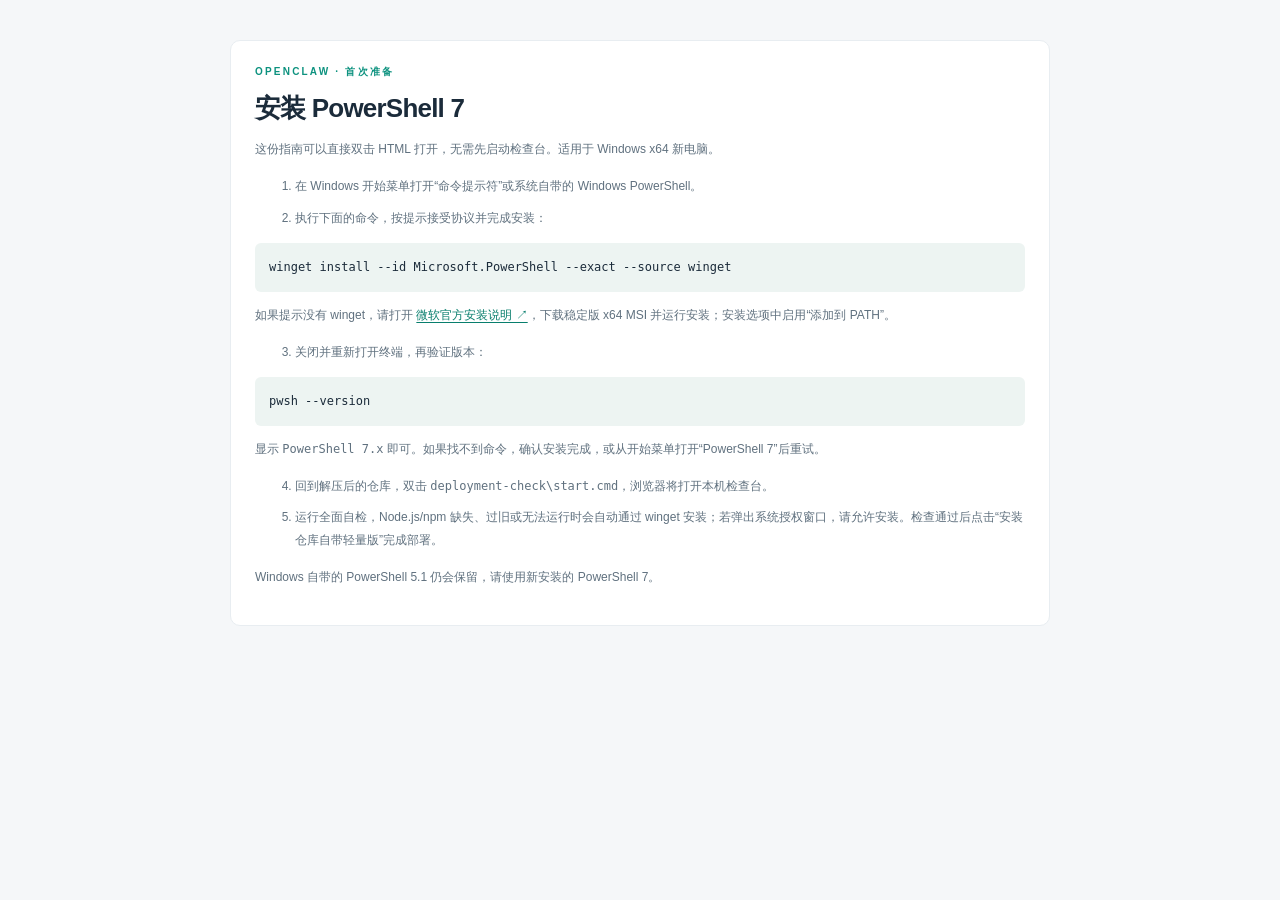
<file: deployment-check/public/powershell7.html>
<!doctype html>
<html lang="zh-CN">
<head>
  <meta charset="utf-8">
  <meta name="viewport" content="width=device-width, initial-scale=1">
  <title>PowerShell 7 安装指南 · OpenClaw</title>
  <link rel="stylesheet" href="style.css">
</head>
<body class="standalone-guide">
  <main>
    <section class="prerequisite-card" aria-label="PowerShell 7 安装指南">
      <div class="eyebrow">OPENCLAW · 首次准备</div>
      <h1>安装 PowerShell 7</h1>
      <p>这份指南可以直接双击 HTML 打开，无需先启动检查台。适用于 Windows x64 新电脑。</p>
      <ol>
        <li>在 Windows 开始菜单打开“命令提示符”或系统自带的 Windows PowerShell。</li>
        <li>执行下面的命令，按提示接受协议并完成安装：</li>
      </ol>
      <pre><code>winget install --id Microsoft.PowerShell --exact --source winget</code></pre>
      <p>如果提示没有 winget，请打开 <a href="https://learn.microsoft.com/zh-cn/powershell/scripting/install/installing-powershell-on-windows" target="_blank" rel="noopener noreferrer">微软官方安装说明 ↗</a>，下载稳定版 x64 MSI 并运行安装；安装选项中启用“添加到 PATH”。</p>
      <ol start="3">
        <li>关闭并重新打开终端，再验证版本：</li>
      </ol>
      <pre><code>pwsh --version</code></pre>
      <p>显示 <code>PowerShell 7.x</code> 即可。如果找不到命令，确认安装完成，或从开始菜单打开“PowerShell 7”后重试。</p>
      <ol start="4">
        <li>回到解压后的仓库，双击 <code>deployment-check\start.cmd</code>，浏览器将打开本机检查台。</li>
        <li>运行全面自检，Node.js/npm 缺失、过旧或无法运行时会自动通过 winget 安装；若弹出系统授权窗口，请允许安装。检查通过后点击“安装仓库自带轻量版”完成部署。</li>
      </ol>
      <p>Windows 自带的 PowerShell 5.1 仍会保留，请使用新安装的 PowerShell 7。</p>
    </section>
  </main>
</body>
</html>
</file>
<file: deployment-check/public/style.css>
:root{--bg:#f5f7f9;--ink:#1b2b3a;--muted:#7a8796;--line:#e8edf1;--green:#0d927f;--green-bg:#e8f6f1;--red:#d64f51;--red-bg:#fff0ef;--amber:#ba8b29;--amber-bg:#fff7e5;--nav:#142631}*{box-sizing:border-box}html{scroll-behavior:smooth;scroll-padding-top:28px}body{margin:0;font-family:Inter,"Segoe UI","Microsoft YaHei",sans-serif;color:var(--ink);background:var(--bg);font-size:14px}button,input{font:inherit}button,a,input{ -webkit-tap-highlight-color:transparent}button{cursor:pointer}button:disabled{cursor:default;opacity:.45}a{color:inherit;text-decoration:none}button:focus-visible,a:focus-visible,input:focus-visible,summary:focus-visible{outline:3px solid #79c9bc;outline-offset:3px}.sidebar{position:fixed;inset:0 auto 0 0;width:232px;background:var(--nav);color:#a6b5bf;padding:33px 20px;display:flex;flex-direction:column}.brand{display:flex;gap:12px;align-items:center;color:#fff;padding:0 10px;font-weight:650;font-size:20px;letter-spacing:-.5px}.brand small{display:block;font-size:11px;font-weight:400;color:#899fae;letter-spacing:1px;margin-top:5px}.brand-icon{display:flex;align-items:center;justify-content:center;position:relative;width:37px;height:40px;border:1px solid #668f92;border-radius:12px;color:#73d2bc;font-size:26px}.brand-icon span{position:absolute;right:3px;bottom:0;color:#e6be78}.nav-label{font-size:11px;color:#6f8998;letter-spacing:1px;margin:51px 15px 16px}.nav-item{width:100%;display:flex;align-items:center;gap:13px;color:#96adbb;font-size:13px;text-align:left;padding:14px 15px;background:none;border:0;border-radius:7px;margin-bottom:7px}.nav-item>span:first-child{font-size:19px;line-height:16px;width:18px}.nav-item:hover{background:#1d3541;color:white}.nav-item.selected{color:#8ae2cb;background:#213d43}.nav-dot{width:5px;height:5px;background:#71d5ba;border-radius:50%;margin-left:auto}.sidebar-bottom{margin-top:auto;padding:20px 12px 0;font-size:11px;color:#a2b7bf}.local-dot{display:inline-block;background:#67c5a5;width:6px;height:6px;border-radius:50%;margin-right:7px}.sidebar-bottom p{line-height:1.9;color:#698591;margin:16px 0 25px}.sidebar-version{font-size:9px;letter-spacing:1.3px;border-top:1px solid #29404a;padding-top:18px;color:#5f7d8a}main{margin-left:232px}.topbar{height:75px;background:white;border-bottom:1px solid var(--line);display:flex;justify-content:space-between;align-items:center;padding:0 44px;font-size:12px;color:#8a96a1}.topbar span:not(.connection){margin:0 12px;color:#c5cdd3}.topbar strong{font-weight:500;color:#455766}.connection{font-size:11px;color:#637980;display:flex;align-items:center;gap:7px}.connection i{width:6px;height:6px;border-radius:50%;background:#47b48c}.connection.offline i{background:var(--red)}.content{max-width:1320px;margin:auto;padding:40px 44px 20px}.page-heading{display:flex;align-items:center;justify-content:space-between;margin-bottom:30px;gap:20px}.eyebrow{font-size:10px;letter-spacing:2.2px;color:var(--green);font-weight:650;margin-bottom:12px}h1{font-size:28px;font-weight:650;letter-spacing:-.8px;margin:0 0 11px}h1 span{color:var(--green)}.page-heading p{color:var(--muted);font-size:12px;margin:0;line-height:1.8}.os-tag{padding:9px 12px;border:1px solid #dee5e9;border-radius:6px;font-size:11px;white-space:nowrap;color:#697985;background:white}.os-tag span{font-size:17px;color:#456e7b;margin-right:6px}.overview-grid{display:grid;grid-template-columns:2.2fr 1fr 1fr 1fr;gap:15px;margin-bottom:22px}.progress-card,.stat-card{background:#fff;border:1px solid var(--line);border-radius:10px;min-height:151px}.progress-card{padding:20px 22px}.card-top{display:flex;align-items:center;justify-content:space-between;font-size:11px;color:#60717f}.badge{display:inline-flex;align-items:center;border-radius:4px;padding:4px 7px;font-size:10px;white-space:nowrap}.neutral{background:#f0f3f5;color:#85919d}.badge.pass{background:var(--green-bg);color:var(--green)}.badge.fail{background:var(--red-bg);color:var(--red)}.badge.warn{background:var(--amber-bg);color:var(--amber)}.progress-number{display:flex;gap:8px;align-items:baseline;margin:12px 0 11px}.progress-number strong{font-size:30px;line-height:1;font-weight:650}.progress-number>span{font-size:11px;color:#8a97a0}.progress-number .percent{margin-left:auto;color:var(--green);font-size:13px;font-weight:600}.progress-track{height:5px;background:#eef3f3;border-radius:3px;overflow:hidden}.progress-track div{height:100%;width:0;background:var(--green);border-radius:3px;transition:width .3s}.progress-card p{font-size:10px;margin:10px 0 0;color:#8c98a3;line-height:1.6}.stat-card{display:flex;align-items:center;justify-content:center;gap:13px;padding:16px}.stat-icon{display:flex;align-items:center;justify-content:center;border-radius:11px;width:39px;height:39px;font-size:21px}.success{background:var(--green-bg);color:var(--green)}.danger{background:var(--red-bg);color:var(--red)}.amber{background:var(--amber-bg);color:var(--amber)}.stat-card strong{font-size:27px;font-weight:600;display:block;line-height:1.2}.stat-card div>span{font-size:10px;display:block;color:#87939c;margin-top:8px;white-space:nowrap}.setup-card{background:white;border:1px solid var(--line);border-radius:10px;padding:22px;display:flex;justify-content:space-between;align-items:center;gap:25px;margin-bottom:30px}.path-field{flex:1;max-width:490px}.path-field label{display:block;font-size:12px;font-weight:550;margin-bottom:10px}.path-field label span{font-size:10px;color:#99a4ae;font-weight:400;margin-left:12px}.input-wrap{display:flex;align-items:center;border:1px solid #dfe6eb;border-radius:5px;background:#fbfcfd;height:37px}.input-wrap>span{margin-left:12px;color:#7d97a1;font-size:19px}.input-wrap input{border:0;background:transparent;width:100%;padding:9px 12px;color:#445a68;font-family:Consolas,monospace;font-size:12px;border-radius:5px;min-width:0}.path-field small{display:block;font-size:10px;color:#98a3ad;margin-top:8px;line-height:1.7}.setup-actions{display:flex;gap:9px}.button{padding:10px 16px;font-size:11px;border:1px solid transparent;border-radius:5px;white-space:nowrap;transition:background .15s}.primary{background:var(--green);color:white;box-shadow:0 2px 3px #0d927f16}.primary:hover{background:#087e6d}.primary span{font-size:14px;margin-right:5px}.secondary{background:white;border-color:#dfe6eb;color:#667986}.secondary:hover:not(:disabled){background:#f7f9fa}.section-heading{display:flex;align-items:center;justify-content:space-between;margin-bottom:18px}h2{font-size:15px;font-weight:600;margin:0}h2 span{font-weight:400;color:#92a0ab;font-size:11px;margin-left:9px}.legend{display:flex;gap:14px;font-size:10px;color:#94a0aa}.legend span{display:flex;align-items:center;gap:5px}.legend i{width:5px;height:5px;display:inline-block;border-radius:50%}.green{background:var(--green)}.red{background:var(--red)}.yellow{background:var(--amber)}.check-group{border:1px solid var(--line);border-radius:9px;background:white;margin-bottom:16px;overflow:hidden}.group-heading{background:#fcfdfd;padding:16px 20px;display:flex;align-items:center;gap:10px;border-bottom:1px solid var(--line)}.group-number{display:flex;align-items:center;justify-content:center;width:24px;height:24px;border:1px solid #dfe7ea;border-radius:6px;color:#7d919a;font-family:Consolas,monospace;font-size:11px}.group-heading h3{font-size:12px;font-weight:550;margin:0}.group-heading p{font-size:10px;color:#99a4ae;margin:0 0 0 7px}.group-progress{margin-left:auto;color:#8b9aa4;font-size:10px}.check-row{border-bottom:1px solid #eff2f4}.check-row:last-child{border-bottom:0}.check-main{display:flex;align-items:center;gap:13px;padding:17px 22px;min-height:72px;transition:background .2s}.check-row[data-status=fail] .check-main{background:#fff6f5}.check-row[data-status=running] .check-main{background:#f1faf8}.check-icon{flex-shrink:0;width:22px;height:22px;display:flex;align-items:center;justify-content:center;border:1.5px solid #d9e1e6;border-radius:50%;color:#c3ccd3;font-size:12px;font-weight:700}.check-row[data-status=pass] .check-icon{background:var(--green-bg);border-color:transparent;color:var(--green)}.check-row[data-status=fail] .check-icon{background:var(--red-bg);border-color:#f2cdca;color:var(--red)}.check-row[data-status=warn] .check-icon{background:var(--amber-bg);border-color:#f2e4bd;color:var(--amber)}.check-row[data-status=running] .check-icon{border-color:#c3e8de;border-top-color:var(--green);animation:spin 1s linear infinite;font-size:0}.check-info{flex:1;min-width:0}.check-info h4{font-size:12px;font-weight:500;margin:0 0 5px;display:flex;align-items:center;gap:9px}.step-label{font-size:9px;font-weight:400;color:#a1adb5}.check-description{font-size:10px;line-height:1.8;margin:0;color:#96a1aa;overflow-wrap:anywhere}.check-row[data-status=fail] .check-description{color:#c77672}.check-state{font-size:10px;color:#9ba6af;min-width:52px;text-align:right}.check-row[data-status=pass] .check-state{color:var(--green)}.check-row[data-status=fail] .check-state{color:var(--red)}.check-row[data-status=warn] .check-state{color:var(--amber)}.row-actions{display:flex;gap:8px;align-items:center;margin-left:9px}.row-actions button{border:1px solid #e3e9ed;border-radius:4px;background:white;font-size:10px;color:#738692;padding:5px 9px;white-space:nowrap}.row-actions button:hover:not(:disabled){color:var(--green);border-color:#aed6cd}.row-actions button[data-action=retry]{min-width:43px}.check-details{margin:0 22px 16px 57px;background:#f8fafb;border:1px solid #e8eef0;border-radius:6px;padding:15px 17px;font-size:11px;color:#6c7c88;line-height:1.9}.check-details p{margin:0 0 8px}.check-details p:last-child{margin:0}.check-details .detail-title{font-weight:600;color:#465c68}.command-row{display:flex;align-items:center;gap:10px;background:#edf2f4;border-radius:4px;padding:10px 12px;margin:9px 0}.command-row code{flex:1;font-family:Consolas,monospace;font-size:11px;white-space:pre-wrap;overflow-wrap:anywhere;color:#3d626c}.command-row button{font-size:10px;background:white;border:1px solid #dae3e7;border-radius:4px;padding:4px 8px;color:#59727d;white-space:nowrap}.acceptance-card{display:flex;gap:17px;border:1px solid #dce8e4;background:#f1f7f5;border-radius:9px;padding:23px;margin-top:25px}.acceptance-icon{background:#dfefe8;color:#418d78;width:33px;height:33px;border-radius:8px;display:flex;align-items:center;justify-content:center;font-size:20px;flex-shrink:0}.acceptance-card h3{font-size:13px;font-weight:550;margin:1px 0 8px}.acceptance-card p{font-size:10px;color:#85968e;line-height:1.9;margin:0 0 13px}.manual-check{display:flex;align-items:flex-start;gap:9px;margin:12px 0;font-size:11px;color:#60766c;line-height:1.7}.manual-check input{accent-color:var(--green);margin:3px 0 0;width:14px;height:14px;flex-shrink:0}.manual-check.checked{color:var(--green)}footer{display:flex;justify-content:space-between;font-size:9px;color:#a6b0b7;padding:27px 0 9px}.notice{padding:13px 17px;border:1px solid #e7d9b5;background:#fff9ed;border-radius:6px;margin:-10px 0 24px;color:#92722c;font-size:11px;line-height:1.8}.notice.error{border-color:#f2d1ce;background:#fff2f0;color:#b4544f}.toast{position:fixed;bottom:28px;left:calc(50% + 100px);transform:translateX(-50%);background:#183b3b;color:white;border-radius:7px;padding:12px 22px;box-shadow:0 8px 30px #183b3b24;font-size:12px;z-index:4}.hidden{display:none!important}@keyframes spin{to{transform:rotate(360deg)}}@media(min-width:1500px){.content{padding-top:46px}.check-main{padding-top:19px;padding-bottom:19px}}@media(max-width:1150px){.sidebar{width:200px;padding-left:14px;padding-right:14px}main{margin-left:200px}.content{padding:30px 27px}.topbar{padding:0 27px}.overview-grid{grid-template-columns:1.7fr 1fr 1fr 1fr;gap:10px}.stat-card{gap:8px;padding:11px}.stat-icon{width:31px;height:31px}.stat-card strong{font-size:24px}.setup-card{gap:15px}.button{padding:10px 11px}.page-heading h1{font-size:25px}.group-heading p{display:none}}@media(max-width:850px){.sidebar{display:none}main{margin-left:0}.content{padding:27px 20px}.topbar{height:60px;padding:0 20px}.overview-grid{grid-template-columns:repeat(3,1fr)}.progress-card{grid-column:1/-1}.stat-card{min-height:88px;justify-content:flex-start;padding:15px 18px}.stat-card div{display:flex;flex-direction:column}.stat-card div>span{margin-top:4px}.setup-card{flex-wrap:wrap;gap:20px}.path-field{max-width:none;flex-basis:100%}.setup-actions{width:100%}.setup-actions .primary{flex:1}.page-heading h1{font-size:24px}.os-tag{display:none}.toast{left:50%}.group-heading{padding:14px 16px}.check-main{padding:16px;gap:10px}.row-actions{margin-left:0}.check-details{margin-left:47px;margin-right:16px}.step-label{display:none}.acceptance-card{padding:19px}.connection{font-size:10px}.connection i{flex-shrink:0}}@media(max-width:460px){.page-heading h1{font-size:21px}.eyebrow{font-size:9px}.stat-card{padding:12px 9px;gap:7px}.stat-icon{width:27px;height:27px;font-size:17px}.stat-card div>span{font-size:9px}.stat-card strong{font-size:22px}.check-main{flex-wrap:wrap}.check-info{flex-basis:calc(100% - 35px)}.check-state{margin-left:32px;text-align:left;min-width:0}.row-actions{margin-left:auto}.check-details{margin-left:16px}.path-field label span{display:block;margin:5px 0 0}.legend{gap:8px;font-size:9px}.acceptance-icon{display:none}.progress-card{padding:18px}.progress-card,.stat-card{border-radius:7px}footer{flex-direction:column;gap:8px}.topbar{font-size:11px}.connection{max-width:148px;line-height:1.5}}
.deployment-card{background:#fff;border:1px solid var(--line);border-radius:10px;padding:24px;margin:0 0 30px;scroll-margin-top:25px}.deployment-heading{display:flex;align-items:center;justify-content:space-between;gap:16px;margin-bottom:23px}.deployment-heading .eyebrow{margin-bottom:9px}.deployment-heading h2{font-size:16px}.deployment-heading p{font-size:11px;color:var(--muted);line-height:1.9;margin:9px 0 0}.deploy-layout{display:grid;grid-template-columns:1.1fr 1fr;gap:28px}.upload-zone{border:1px dashed #b8d5cc;border-radius:7px;background:#f7fbf9;padding:20px;text-align:center;min-width:0}.upload-zone label{display:flex;align-items:center;flex-direction:column;cursor:pointer;gap:10px}.upload-icon{width:32px;height:32px;color:var(--green);font-size:25px}.upload-zone strong{font-size:13px;font-weight:550}.upload-zone label>span:last-child{font-size:10px;color:#92a69b;line-height:1.8}.upload-zone input{font-size:11px;width:100%;max-width:310px;margin-top:13px;color:#7a8f83}.upload-zone p{font-size:10px;color:#7b9589;line-height:1.8;margin:12px 0 0;overflow-wrap:anywhere}.deploy-fields>label,.deploy-options>div>label{display:block;font-size:11px;font-weight:550;margin:0 0 9px}.deploy-fields label span{font-size:10px;color:#9aa6ac;font-weight:400;margin-left:8px}.deploy-fields input[type=password],.deploy-options input[type=number]{width:100%;border:1px solid #dfe6eb;border-radius:5px;background:#fbfcfd;padding:10px 12px;font-size:12px;min-width:0;color:#445a68}.deploy-options{display:flex;gap:25px;align-items:center;margin:16px 0}.deploy-options>div{width:110px}.business-choice{display:flex;gap:8px;align-items:center;font-size:11px;color:#687f74}.business-choice input{accent-color:var(--green)}.deploy-fields>.button{width:100%;margin-top:3px}.deploy-scope{color:#94a198;font-size:10px;line-height:1.9;margin:17px 0 0}.deploy-status{background:#f4f8f7;border:1px solid #dfeae5;border-radius:6px;padding:16px;margin-top:20px;font-size:11px;color:#638074}.deploy-status strong{font-weight:500;line-height:1.9}.deploy-status .progress-track{margin:12px 0 9px}.deploy-status .progress-track>div{width:0}.deploy-status>span{font-size:10px}.deploy-status.error{background:#fff4f2;border-color:#f0d5cf;color:#b56559}.deploy-status.error .progress-track>div{background:var(--red)}.deploy-status.complete{background:#edf8f3;color:var(--green)}.deploy-status details{margin-top:13px}.deploy-status summary{cursor:pointer}.deploy-status pre{background:#172b33;color:#bfd4cd;font-family:Consolas,monospace;font-size:10px;line-height:1.9;border-radius:5px;padding:15px;max-height:260px;overflow:auto;white-space:pre-wrap;overflow-wrap:anywhere}@media(max-width:850px){.deploy-layout{grid-template-columns:1fr;gap:20px}.deployment-card{padding:20px}.deployment-heading{align-items:flex-start}.deployment-heading h2{font-size:15px}.deployment-heading .badge{font-size:9px}.deploy-options{justify-content:space-between}.upload-zone{padding:17px}}
.prerequisite-card{background:#fff;border:1px solid var(--line);border-radius:10px;padding:24px;margin-bottom:24px;scroll-margin-top:25px}.prerequisite-card h2{font-size:16px}.prerequisite-card p,.prerequisite-card li{font-size:12px;line-height:1.9;color:#60717f}.prerequisite-card pre{background:#edf4f2;border-radius:6px;padding:14px;overflow-x:auto;line-height:1.7;font-size:12px}.prerequisite-card code{font-family:Consolas,monospace;overflow-wrap:anywhere}.prerequisite-card a{color:#087e6d;text-decoration:underline;text-underline-offset:3px}.prerequisite-guide{font-size:12px}.standalone-guide main{margin:40px auto;padding:0 20px;max-width:860px}.standalone-guide h1{font-size:26px}.prerequisite-card li{margin:9px 0}@media(max-width:850px){.prerequisite-card{padding:20px}.standalone-guide main{margin:20px auto}}
.bundled-zone>.upload-icon{display:block;margin:0 auto 10px}.bundled-zone>strong{display:block;font-size:13px}.bundled-zone>.button{margin-top:15px}.alternate-package{margin-top:18px;text-align:left;border-top:1px solid #dce8e2;padding-top:14px;font-size:11px;color:#687f74}.alternate-package summary{cursor:pointer}.alternate-package label{margin-top:14px;font-size:11px}
.node-setup-panel{margin:-8px 0 24px}
.gateway-token-label{margin-top:18px}#gateway-token,#gateway-address{font-family:Consolas,monospace;font-size:12px}
.key-label{display:block;font-size:12px;margin-bottom:10px}.key-input-row{display:flex;gap:12px}.key-input-row input{flex:1;min-width:0;border:1px solid #dfe6eb;border-radius:5px;background:#fbfcfd;padding:10px 12px}.key-message{font-size:12px;line-height:1.9;color:#60717f}.key-message.error{color:var(--red)}.key-message.saved{color:var(--green)}@media(max-width:460px){.key-input-row{flex-direction:column}}
</file>
